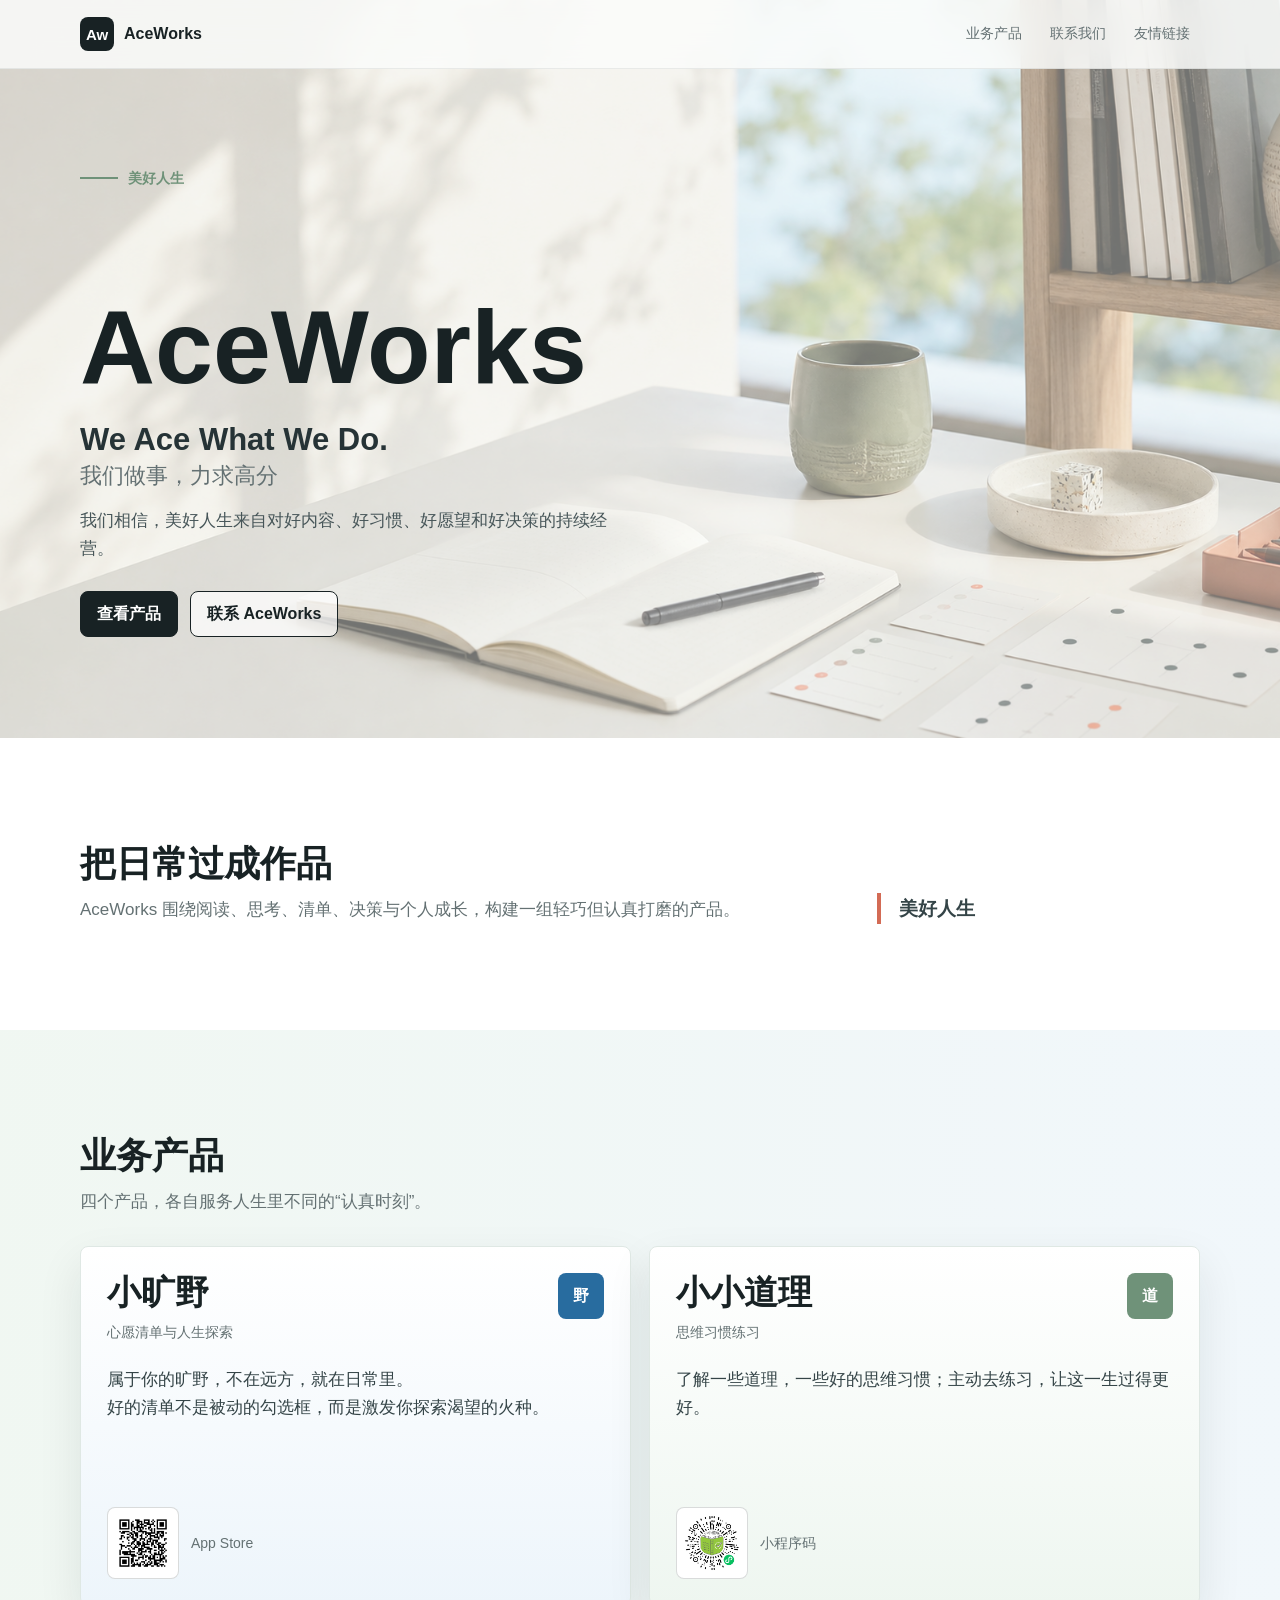
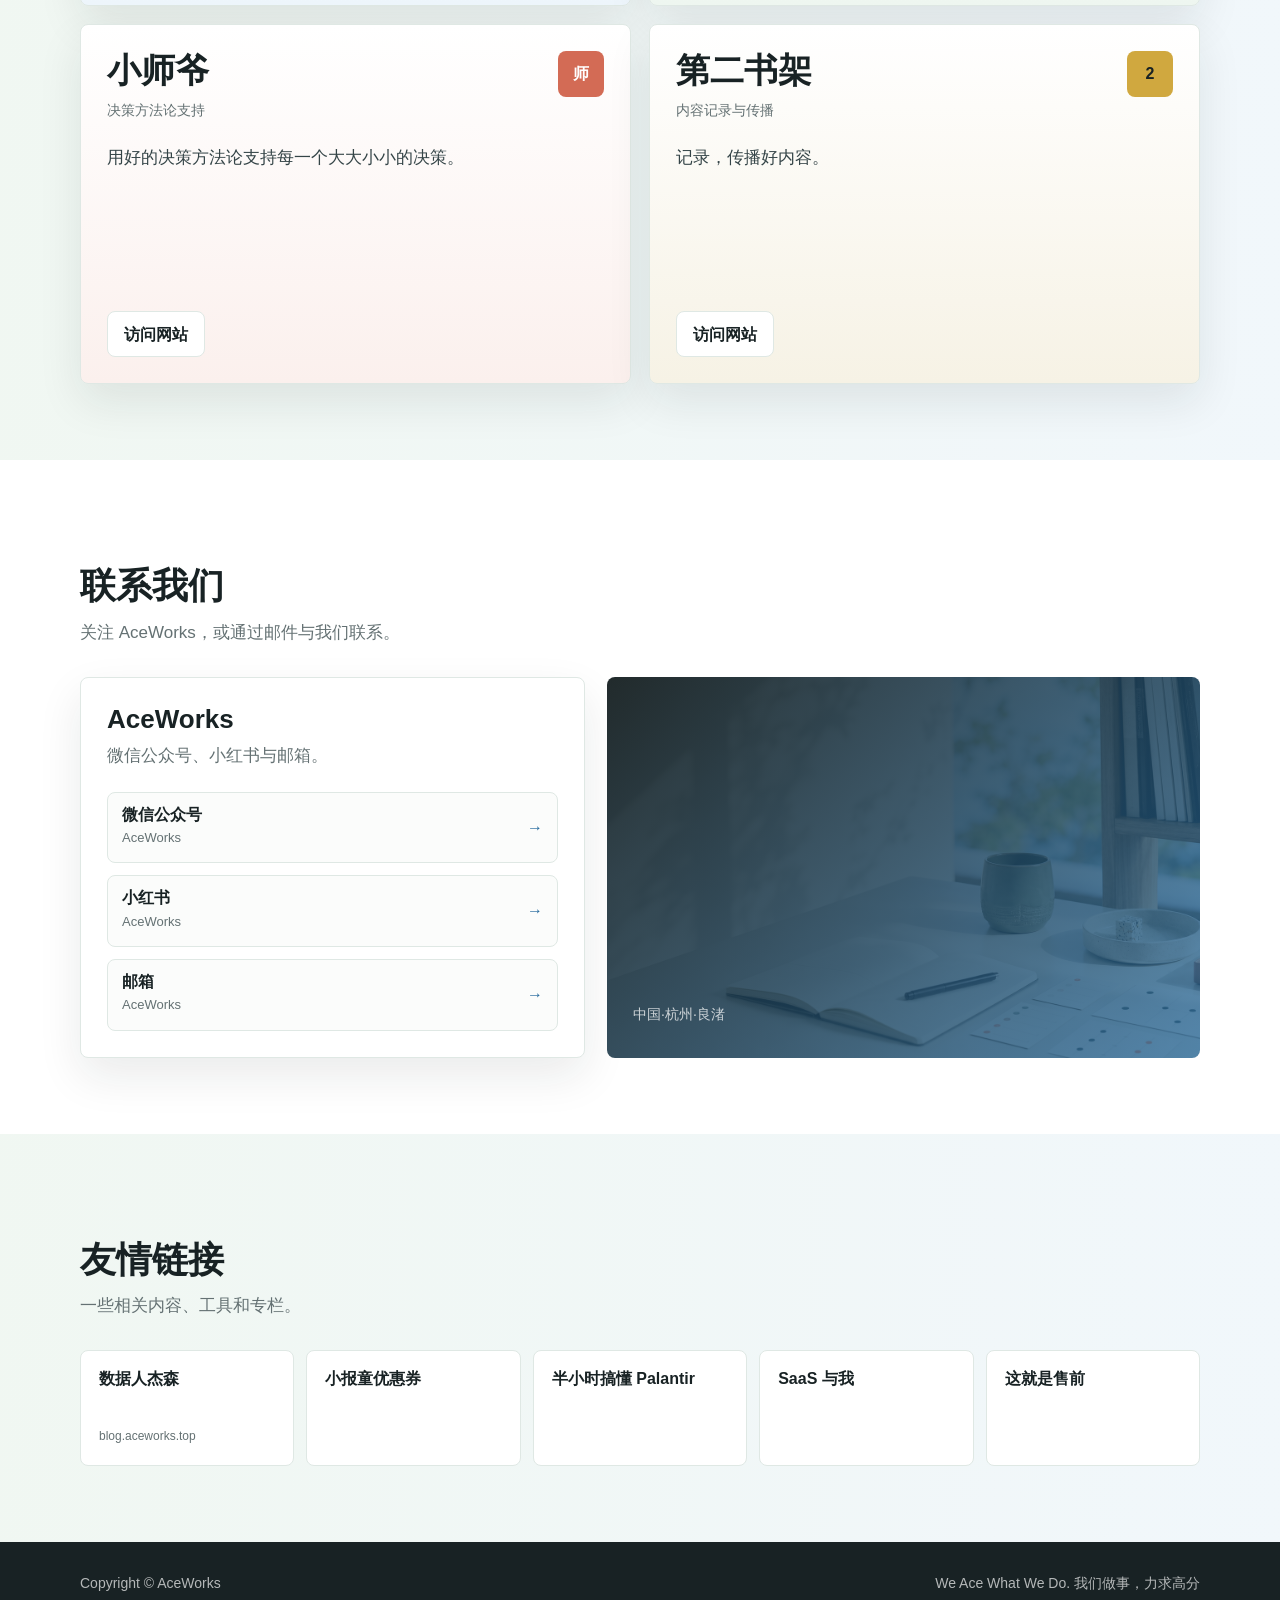
<file: index.html>
<!doctype html>
<html lang="zh-CN">
<head>
  <meta charset="utf-8">
  <meta name="viewport" content="width=device-width, initial-scale=1">
  <title>AceWorks｜我们做事，力求高分</title>
  <meta name="description" content="AceWorks 公司介绍首页。我们做事，力求高分。理念：美好人生。">
  <meta
      name="keywords"
      content="小旷野,第二书架,美好人生,小小道理,小报童优惠券"
    />
  <link rel="canonical" href="https://www.aceworks.top/">
  <link rel="icon" href="/favicon.svg" type="image/svg+xml">
  <link rel="icon" href="/favicon.ico" sizes="any">
  <link rel="apple-touch-icon" href="/apple-touch-icon.png">
  <link rel="stylesheet" href="assets/styles.css">
  <!-- Google tag (gtag.js) -->
<script async src="https://www.googletagmanager.com/gtag/js?id=G-B9Q34EMZPG"></script>
<script>
  window.dataLayer = window.dataLayer || [];
  function gtag(){dataLayer.push(arguments);}
  gtag('js', new Date());

  gtag('config', 'G-B9Q34EMZPG');
</script>
</head>
<body>
  <header class="site-header">
    <nav class="nav" aria-label="主导航">
      <a class="brand" href="#top" aria-label="AceWorks 首页">
        <span class="brand-mark">Aw</span>
        <span>AceWorks</span>
      </a>
      <div class="nav-links">
        <a href="#products">业务产品</a>
        <a href="#contact">联系我们</a>
        <a href="#links">友情链接</a>
      </div>
    </nav>
  </header>

  <section class="hero" id="top">
    <div class="hero-inner">
      <div class="hero-copy">
        <div class="eyebrow">美好人生</div>
        <h1>AceWorks</h1>
        <p class="slogan">We Ace What We Do.<span>我们做事，力求高分</span></p>
        <p class="hero-note">我们相信，美好人生来自对好内容、好习惯、好愿望和好决策的持续经营。</p>
        <div class="hero-actions">
          <a class="button" href="#products">查看产品</a>
          <a class="button secondary" href="#contact">联系 AceWorks</a>
        </div>
      </div>
    </div>
  </section>

  <main>
    <section class="section white" aria-labelledby="about-title">
      <div class="wrap">
        <div class="section-head">
          <div>
            <h2 id="about-title">把日常过成作品</h2>
            <p class="lead">AceWorks 围绕阅读、思考、清单、决策与个人成长，构建一组轻巧但认真打磨的产品。</p>
          </div>
          <div class="philosophy">美好人生</div>
        </div>
      </div>
    </section>

    <section class="section tint" id="products" aria-labelledby="products-title">
      <div class="wrap">
        <div class="section-head">
          <div>
            <h2 id="products-title">业务产品</h2>
            <p class="lead">四个产品，各自服务人生里不同的“认真时刻”。</p>
          </div>
        </div>

        <div class="product-grid">

                    <article class="product">
            <div class="product-top">
              <div>
                <h3>小旷野</h3>
                <div class="product-kicker">心愿清单与人生探索</div>
              </div>
              <div class="product-icon" aria-hidden="true">野</div>
            </div>
            <div>
              <p class="product-copy">属于你的旷野，不在远方，就在日常里。</p>
              <p class="product-copy">好的清单不是被动的勾选框，而是激发你探索渴望的火种。</p>
            </div>
            <div class="product-foot">
              <button class="qr-mini" type="button" data-qr="xiaokuangye" aria-label="查看小旷野小程序码"></button>
              <span class="qr-callout">App Store</span>
            </div>
          </article>



          <article class="product">
            <div class="product-top">
              <div>
                <h3>小小道理</h3>
                <div class="product-kicker">思维习惯练习</div>
              </div>
              <div class="product-icon" aria-hidden="true">道</div>
            </div>
            <p class="product-copy">了解一些道理，一些好的思维习惯；主动去练习，让这一生过得更好。</p>
            <div class="product-foot">
              <button class="qr-mini" type="button" data-qr="xiaoxiaodaoli" aria-label="查看小小道理小程序码"></button>
              <span class="qr-callout">小程序码</span>
            </div>
          </article>



          <article class="product">
            <div class="product-top">
              <div>
                <h3>小师爷</h3>
                <div class="product-kicker">决策方法论支持</div>
              </div>
              <div class="product-icon" aria-hidden="true">师</div>
            </div>
            <p class="product-copy">用好的决策方法论支持每一个大大小小的决策。</p>
            <div class="product-foot">
              <a class="button ghost" href="https://istrategy.aceworks.top/" target="_blank" rel="noopener">访问网站</a>
            </div>
          </article>

                    <article class="product">
            <div class="product-top">
              <div>
                <h3>第二书架</h3>
                <div class="product-kicker">内容记录与传播</div>
              </div>
              <div class="product-icon" aria-hidden="true">2</div>
            </div>
            <p class="product-copy">记录，传播好内容。</p>
            <div class="product-foot">
              <a class="button ghost" href="https://r.aceworks.top/" target="_blank" rel="noopener">访问网站</a>
            </div>
          </article>

        </div>
      </div>
    </section>

    <section class="section white" id="contact" aria-labelledby="contact-title">
      <div class="wrap">
        <div class="section-head">
          <div>
            <h2 id="contact-title">联系我们</h2>
            <p class="lead">关注 AceWorks，或通过邮件与我们联系。</p>
          </div>
        </div>

        <div class="contact-layout">
          <div class="contact-panel">
            <h3>AceWorks</h3>
            <p class="lead">微信公众号、小红书与邮箱。</p>
            <div class="contact-list">
              <button class="contact-button" type="button" data-qr="wechat">
                <span><strong>微信公众号</strong><span>AceWorks</span></span>
                <span class="arrow">→</span>
              </button>
              <button class="contact-button" type="button" data-qr="xiaohongshu">
                <span><strong>小红书</strong><span>AceWorks</span></span>
                <span class="arrow">→</span>
              </button>
              <a class="contact-button" href="mailto:jason.zhao@live.cn">
                <span><strong>邮箱</strong><span>AceWorks</span></span>
                <span class="arrow">→</span>
              </a>
            </div>
          </div>

          <div class="location">
            <p>中国·杭州·良渚</p>
          </div>
        </div>
      </div>
    </section>

    <section class="section tint" id="links" aria-labelledby="links-title">
      <div class="wrap">
        <div class="section-head">
          <div>
            <h2 id="links-title">友情链接</h2>
            <p class="lead">一些相关内容、工具和专栏。</p>
          </div>
        </div>

        <div class="links-grid">
          <a class="friend-link" href="https://blog.aceworks.top/" target="_blank" rel="noopener">
            <strong>数据人杰森</strong>
            <span>blog.aceworks.top</span>
          </a>
          <a class="friend-link" href="https://aceworks.top/xiaobot.html" target="_blank" rel="noopener">
            <strong>小报童优惠券</strong>
          </a>
          <a class="friend-link" href="https://xiaobot.net/p/saas" target="_blank" rel="noopener">
            <strong>半小时搞懂 Palantir</strong>
          </a>
          <a class="friend-link" href="https://xiaobot.net/p/saas" target="_blank" rel="noopener">
            <strong>SaaS 与我</strong>
          </a>
          <a class="friend-link" href="https://xiaobot.net/p/saas" target="_blank" rel="noopener">
            <strong>这就是售前</strong>
          </a>
        </div>
      </div>
    </section>
  </main>

  <footer class="site-footer">
    <div class="footer-inner">
      <span>Copyright © AceWorks</span>
      <span>We Ace What We Do. 我们做事，力求高分</span>
    </div>
  </footer>

  <div class="modal" id="qrModal" role="dialog" aria-modal="true" aria-labelledby="qrTitle" aria-hidden="true">
    <div class="modal-dialog">
      <div class="modal-head">
        <div>
          <h2 class="modal-title" id="qrTitle">AceWorks</h2>
          <p class="modal-subtitle" id="qrSubtitle">二维码</p>
        </div>
        <button class="close" type="button" data-close aria-label="关闭">×</button>
      </div>
      <div class="qr-large" id="qrLarge"></div>
      <p class="modal-note" id="qrNote">二维码素材待补充</p>
    </div>
  </div>

  <script>
    const qrContent = {
      xiaoxiaodaoli: {
        title: "小小道理",
        subtitle: "小程序码",
        note: "扫码打开小小道理小程序",
        image: "assets/xxdl.png"
      },
      xiaokuangye: {
        title: "小旷野",
        subtitle: "AppStore地址",
        note: "iPhone相机扫码",
        image: "assets/xky.png"
      },
      wechat: {
        title: "微信公众号",
        subtitle: "AceWorks",
        note: "扫码关注 AceWorks 微信公众号",
        image: "assets/aceworks_mp.jpg"
      },
      xiaohongshu: {
        title: "小红书",
        subtitle: "AceWorks",
        note: "小红书二维码素材待补充",
        seed: "aceworks-xiaohongshu"
      }
    };

    const modal = document.querySelector("#qrModal");
    const qrTitle = document.querySelector("#qrTitle");
    const qrSubtitle = document.querySelector("#qrSubtitle");
    const qrNote = document.querySelector("#qrNote");
    const qrLarge = document.querySelector("#qrLarge");
    const closeButton = document.querySelector("[data-close]");

    function hashSeed(seed) {
      let value = 2166136261;
      for (let index = 0; index < seed.length; index += 1) {
        value ^= seed.charCodeAt(index);
        value = Math.imul(value, 16777619);
      }
      return value >>> 0;
    }

    function shouldFill(seedValue, row, col) {
      const mixed = Math.imul(row + 11, 2654435761) ^ Math.imul(col + 17, 1597334677) ^ seedValue;
      return (mixed >>> 0) % 7 < 3;
    }

    function isFinder(row, col, top, left) {
      const r = row - top;
      const c = col - left;
      if (r < 0 || r > 6 || c < 0 || c > 6) {
        return false;
      }
      return r === 0 || r === 6 || c === 0 || c === 6 || (r >= 2 && r <= 4 && c >= 2 && c <= 4);
    }

    function renderQr(target, seed) {
      const seedValue = hashSeed(seed);
      const grid = document.createElement("div");
      grid.className = "qr-grid";

      for (let row = 0; row < 21; row += 1) {
        for (let col = 0; col < 21; col += 1) {
          const cell = document.createElement("span");
          const finder = isFinder(row, col, 0, 0) || isFinder(row, col, 0, 14) || isFinder(row, col, 14, 0);
          const timing = (row === 8 || col === 8) && (row + col) % 2 === 0;
          const filled = finder || timing || shouldFill(seedValue, row, col);
          cell.className = filled ? "qr-cell is-dark" : "qr-cell";
          grid.appendChild(cell);
        }
      }

      target.textContent = "";
      target.appendChild(grid);
    }

    function renderQrImage(target, content) {
      if (!content.image) {
        renderQr(target, content.seed);
        return;
      }

      const image = document.createElement("img");
      image.className = "qr-image";
      image.src = content.image;
      image.alt = `${content.title}${content.subtitle}`;

      target.textContent = "";
      target.appendChild(image);
    }

    function openQr(key) {
      const content = qrContent[key];
      if (!content) {
        return;
      }

      qrTitle.textContent = content.title;
      qrSubtitle.textContent = content.subtitle;
      qrNote.textContent = content.note;
      renderQrImage(qrLarge, content);
      modal.classList.add("is-open");
      modal.setAttribute("aria-hidden", "false");
      closeButton.focus();
    }

    function closeQr() {
      modal.classList.remove("is-open");
      modal.setAttribute("aria-hidden", "true");
    }

    document.querySelectorAll("[data-qr]").forEach((trigger) => {
      const key = trigger.getAttribute("data-qr");
      if (trigger.classList.contains("qr-mini")) {
        renderQrImage(trigger, qrContent[key]);
      }
      trigger.addEventListener("click", () => openQr(key));
    });

    closeButton.addEventListener("click", closeQr);
    modal.addEventListener("click", (event) => {
      if (event.target === modal) {
        closeQr();
      }
    });
    document.addEventListener("keydown", (event) => {
      if (event.key === "Escape") {
        closeQr();
      }
    });
  </script>
</body>
</html>
</file>
<file: assets/styles.css>
:root {
  --ink: #182224;
  --muted: #647173;
  --paper: #fbfcfb;
  --white: #ffffff;
  --line: #dfe8e4;
  --sage: #6f9279;
  --blue: #286c9f;
  --coral: #d36b55;
  --yellow: #d0a83f;
  --soft-green: #eef6f0;
  --soft-blue: #edf5fb;
  --soft-coral: #fbf0ed;
  --shadow: 0 18px 45px rgba(24, 34, 36, 0.09);
}

* {
  box-sizing: border-box;
}

html {
  scroll-behavior: smooth;
}

body {
  margin: 0;
  color: var(--ink);
  background: var(--paper);
  font-family: -apple-system, BlinkMacSystemFont, "Segoe UI", "PingFang SC", "Microsoft YaHei", sans-serif;
  line-height: 1.65;
}

img {
  display: block;
  max-width: 100%;
}

a {
  color: inherit;
  text-decoration: none;
}

button,
input,
textarea {
  font: inherit;
}

.site-header {
  position: fixed;
  z-index: 10;
  top: 0;
  left: 0;
  right: 0;
  border-bottom: 1px solid rgba(24, 34, 36, 0.08);
  background: rgba(251, 252, 251, 0.84);
  backdrop-filter: blur(18px);
}

.nav {
  width: min(1120px, calc(100% - 40px));
  min-height: 68px;
  margin: 0 auto;
  display: flex;
  align-items: center;
  justify-content: space-between;
  gap: 24px;
}

.brand {
  display: inline-flex;
  align-items: center;
  gap: 10px;
  font-weight: 800;
  letter-spacing: 0;
}

.brand-mark {
  width: 34px;
  height: 34px;
  display: grid;
  place-items: center;
  color: var(--white);
  background: var(--ink);
  border-radius: 8px;
  font-size: 15px;
  line-height: 1;
}

.nav-links {
  display: flex;
  align-items: center;
  gap: 8px;
  color: var(--muted);
  font-size: 14px;
  white-space: nowrap;
}

.nav-links a {
  padding: 7px 10px;
  border-radius: 8px;
}

.nav-links a:hover {
  color: var(--ink);
  background: rgba(111, 146, 121, 0.12);
}

.hero {
  min-height: 82svh;
  position: relative;
  display: grid;
  align-items: center;
  overflow: hidden;
  background: url("aceworks-hero.png") center / cover no-repeat;
}

.hero::before {
  content: "";
  position: absolute;
  inset: 0;
  background: rgba(248, 250, 247, 0.46);
}

.hero-inner {
  position: relative;
  z-index: 1;
  width: min(1120px, calc(100% - 40px));
  margin: 0 auto;
  padding: 118px 0 58px;
}

.hero-copy {
  width: min(690px, 100%);
}

.eyebrow {
  display: inline-flex;
  align-items: center;
  gap: 10px;
  margin-bottom: 22px;
  color: var(--sage);
  font-size: 14px;
  font-weight: 760;
}

.eyebrow::before {
  content: "";
  width: 38px;
  height: 2px;
  background: currentColor;
}

h3 {
  margin-top: 0;
}
p {
  margin-top: 0;
}

h1 {
  margin-bottom: 22px;
  font-size: clamp(46px, 9vw, 104px);
  line-height: 0.95;
  letter-spacing: 0;
  font-weight: 860;
}

.slogan {
  margin-bottom: 16px;
  font-size: clamp(20px, 3vw, 31px);
  line-height: 1.35;
  color: #263336;
  font-weight: 720;
}

.slogan span {
  display: block;
  color: var(--muted);
  font-size: clamp(17px, 2vw, 22px);
  font-weight: 520;
}

.hero-note {
  max-width: 540px;
  margin-bottom: 28px;
  color: #465558;
  font-size: 17px;
}

.hero-actions {
  display: flex;
  flex-wrap: wrap;
  gap: 12px;
}

.button {
  min-height: 46px;
  display: inline-flex;
  align-items: center;
  justify-content: center;
  gap: 8px;
  padding: 11px 16px;
  border: 1px solid var(--ink);
  border-radius: 8px;
  background: var(--ink);
  color: var(--white);
  cursor: pointer;
  font-weight: 720;
  line-height: 1.2;
  transition: transform 160ms ease, box-shadow 160ms ease, background 160ms ease;
}

.button:hover {
  transform: translateY(-1px);
  box-shadow: 0 10px 22px rgba(24, 34, 36, 0.18);
}

.button.secondary {
  color: var(--ink);
  background: rgba(255, 255, 255, 0.72);
}

.button.ghost {
  color: var(--ink);
  background: var(--white);
  border-color: var(--line);
}

main {
  background: var(--paper);
}

.section {
  padding: 76px 0;
}

.section.white {
  background: var(--white);
}

.section.tint {
  background:
    linear-gradient(90deg, rgba(238, 246, 240, 0.82), rgba(237, 245, 251, 0.72));
}

.wrap {
  width: min(1120px, calc(100% - 40px));
  margin: 0 auto;
}

.section-head {
  display: grid;
  grid-template-columns: minmax(0, 0.7fr) minmax(260px, 0.3fr);
  gap: 42px;
  align-items: end;
  margin-bottom: 30px;
}

h2 {
  margin-bottom: 12px;
  font-size: 36px;
  line-height: 1.12;
  letter-spacing: 0;
  font-weight: 820;
}

.lead {
  margin-bottom: 0;
  color: var(--muted);
  font-size: 17px;
}

.philosophy {
  padding-left: 18px;
  border-left: 4px solid var(--coral);
  color: #344447;
  font-size: 19px;
  font-weight: 700;
}

.product-grid {
  display: grid;
  grid-template-columns: repeat(2, minmax(0, 1fr));
  gap: 18px;
}

.product {
  min-width: 0;
  min-height: 360px;
  display: grid;
  grid-template-rows: auto 1fr auto;
  gap: 22px;
  padding: 26px;
  border: 1px solid var(--line);
  border-radius: 8px;
  background: var(--white);
  box-shadow: var(--shadow);
}

.product:nth-child(1) {
  background: linear-gradient(180deg, #ffffff, var(--soft-blue));
}

.product:nth-child(2) {
  background: linear-gradient(180deg, #ffffff, var(--soft-green));
}

.product:nth-child(3) {
  background: linear-gradient(180deg, #ffffff, var(--soft-coral));
}

.product:nth-child(4) {
  background: linear-gradient(180deg, #ffffff, #f6f2e5);
}

.product-top {
  display: flex;
  justify-content: space-between;
  gap: 18px;
  align-items: flex-start;
}

h3 {
  margin-bottom: 8px;
  font-size: clamp(24px, 3vw, 34px);
  line-height: 1.16;
  letter-spacing: 0;
  font-weight: 820;
}

.product-kicker {
  color: var(--muted);
  font-size: 14px;
}

.product-icon {
  width: 46px;
  height: 46px;
  flex: 0 0 auto;
  display: grid;
  place-items: center;
  color: var(--white);
  border-radius: 8px;
  background: var(--sage);
  font-weight: 820;
}

.product:nth-child(1) .product-icon {
  background: var(--blue);
}

.product:nth-child(3) .product-icon {
  background: var(--coral);
}

.product:nth-child(4) .product-icon {
  background: var(--yellow);
  color: var(--ink);
}

.product-copy {
  margin: 0;
  color: #344447;
  font-size: 17px;
}

.quote {
  margin: 14px 0 0;
  padding-left: 14px;
  border-left: 3px solid rgba(211, 107, 85, 0.66);
  color: #5a4945;
  font-size: 15px;
}

.product-foot {
  display: flex;
  flex-wrap: wrap;
  align-items: center;
  gap: 12px;
}

.qr-mini {
  width: 72px;
  height: 72px;
  display: grid;
  place-items: center;
  padding: 7px;
  border: 1px solid rgba(24, 34, 36, 0.16);
  border-radius: 8px;
  background: var(--white);
  cursor: pointer;
  overflow: hidden;
}

.qr-mini .qr-grid {
  width: 100%;
  height: 100%;
}

.qr-callout {
  display: inline-flex;
  align-items: center;
  gap: 10px;
  color: var(--muted);
  font-size: 14px;
}

.contact-layout {
  display: grid;
  grid-template-columns: minmax(0, 0.46fr) minmax(0, 0.54fr);
  gap: 22px;
  align-items: stretch;
}

.contact-panel {
  padding: 26px;
  border: 1px solid var(--line);
  border-radius: 8px;
  background: var(--white);
  box-shadow: var(--shadow);
}

.contact-panel h3 {
  font-size: 26px;
}

.contact-list {
  display: grid;
  gap: 12px;
  margin-top: 22px;
}

.contact-button {
  width: 100%;
  min-height: 54px;
  display: flex;
  align-items: center;
  justify-content: space-between;
  gap: 16px;
  padding: 12px 14px;
  border: 1px solid var(--line);
  border-radius: 8px;
  background: var(--paper);
  color: var(--ink);
  cursor: pointer;
  text-align: left;
}

.contact-button:hover {
  border-color: rgba(40, 108, 159, 0.42);
  background: var(--soft-blue);
}

.contact-button strong {
  display: block;
  color: var(--ink);
  line-height: 1.2;
}

.contact-button > span:first-child {
  color: var(--ink);
  font-size: inherit;
}

.contact-button > span:first-child > span {
  color: var(--muted);
  font-size: 13px;
}

.arrow {
  flex: 0 0 auto;
  color: var(--blue);
  font-weight: 800;
}

.location {
  min-height: 100%;
  display: grid;
  align-content: end;
  padding: 26px;
  color: var(--white);
  border-radius: 8px;
  background:
    linear-gradient(135deg, rgba(24, 34, 36, 0.94), rgba(40, 108, 159, 0.74)),
    url("aceworks-hero.png") center / cover no-repeat;
}

.location p {
  margin-bottom: 6px;
  color: rgba(255, 255, 255, 0.76);
  font-size: 14px;
}

.location strong {
  font-size: clamp(34px, 5vw, 62px);
  line-height: 1;
  letter-spacing: 0;
}

.links-grid {
  display: grid;
  grid-template-columns: repeat(5, minmax(0, 1fr));
  gap: 12px;
}

.friend-link {
  min-height: 116px;
  display: flex;
  flex-direction: column;
  justify-content: space-between;
  gap: 18px;
  padding: 18px;
  border: 1px solid var(--line);
  border-radius: 8px;
  background: var(--white);
  color: var(--ink);
}

.friend-link:hover {
  border-color: rgba(111, 146, 121, 0.5);
  box-shadow: 0 12px 24px rgba(24, 34, 36, 0.08);
}

.friend-link strong {
  font-size: 16px;
  line-height: 1.3;
}

.friend-link span {
  color: var(--muted);
  font-size: 12px;
  overflow-wrap: anywhere;
}

.site-footer {
  padding: 30px 0 38px;
  color: var(--muted);
  background: var(--ink);
}

.footer-inner {
  width: min(1120px, calc(100% - 40px));
  margin: 0 auto;
  display: flex;
  justify-content: space-between;
  gap: 20px;
  color: rgba(255, 255, 255, 0.68);
  font-size: 14px;
}

.modal {
  position: fixed;
  z-index: 30;
  inset: 0;
  display: none;
  align-items: center;
  justify-content: center;
  padding: 24px;
  background: rgba(16, 24, 26, 0.58);
}

.modal.is-open {
  display: flex;
}

.modal-dialog {
  width: min(380px, 100%);
  padding: 24px;
  border-radius: 8px;
  background: var(--white);
  box-shadow: 0 26px 80px rgba(0, 0, 0, 0.24);
}

.modal-head {
  display: flex;
  justify-content: space-between;
  align-items: flex-start;
  gap: 18px;
  margin-bottom: 18px;
}

.modal-title {
  margin: 0;
  font-size: 23px;
  line-height: 1.2;
}

.modal-subtitle {
  margin: 7px 0 0;
  color: var(--muted);
  font-size: 14px;
}

.close {
  width: 34px;
  height: 34px;
  display: grid;
  place-items: center;
  border: 1px solid var(--line);
  border-radius: 8px;
  background: var(--paper);
  color: var(--ink);
  cursor: pointer;
  font-size: 20px;
  line-height: 1;
}

.qr-large {
  width: min(260px, 100%);
  aspect-ratio: 1;
  margin: 0 auto;
  padding: 16px;
  border: 1px solid var(--line);
  border-radius: 8px;
  background: var(--white);
}

.qr-grid {
  display: grid;
  grid-template-columns: repeat(21, 1fr);
  grid-template-rows: repeat(21, 1fr);
  width: 100%;
  height: 100%;
  background: #fff;
}

.qr-cell {
  background: transparent;
}

.qr-cell.is-dark {
  background: var(--ink);
}

.qr-image {
  width: 100%;
  height: 100%;
  object-fit: contain;
}

.modal-note {
  margin: 14px 0 0;
  color: var(--muted);
  font-size: 13px;
  text-align: center;
}

@media (max-width: 900px) {
  .nav {
    min-height: 62px;
  }

  .nav-links {
    display: none;
  }

  .hero {
    min-height: 80svh;
    background-position: 58% center;
  }

  .hero::before {
    background: rgba(248, 250, 247, 0.68);
  }

  .section {
    padding: 58px 0;
  }

  .section-head,
  .contact-layout {
    grid-template-columns: 1fr;
  }

  .product-grid {
    grid-template-columns: 1fr;
  }

  .links-grid {
    grid-template-columns: repeat(2, minmax(0, 1fr));
  }
}

@media (max-width: 560px) {
  .nav,
  .hero-inner,
  .wrap,
  .footer-inner {
    width: min(100% - 28px, 1120px);
  }

  .hero-inner {
    padding-top: 98px;
  }

  .hero-actions,
  .product-foot {
    align-items: stretch;
    flex-direction: column;
  }

  .button {
    width: 100%;
  }

  .product,
  .contact-panel,
  .location {
    padding: 20px;
  }

  .product-top {
    align-items: center;
  }

  .links-grid {
    grid-template-columns: 1fr;
  }

  .footer-inner {
    flex-direction: column;
  }
}
</file>
